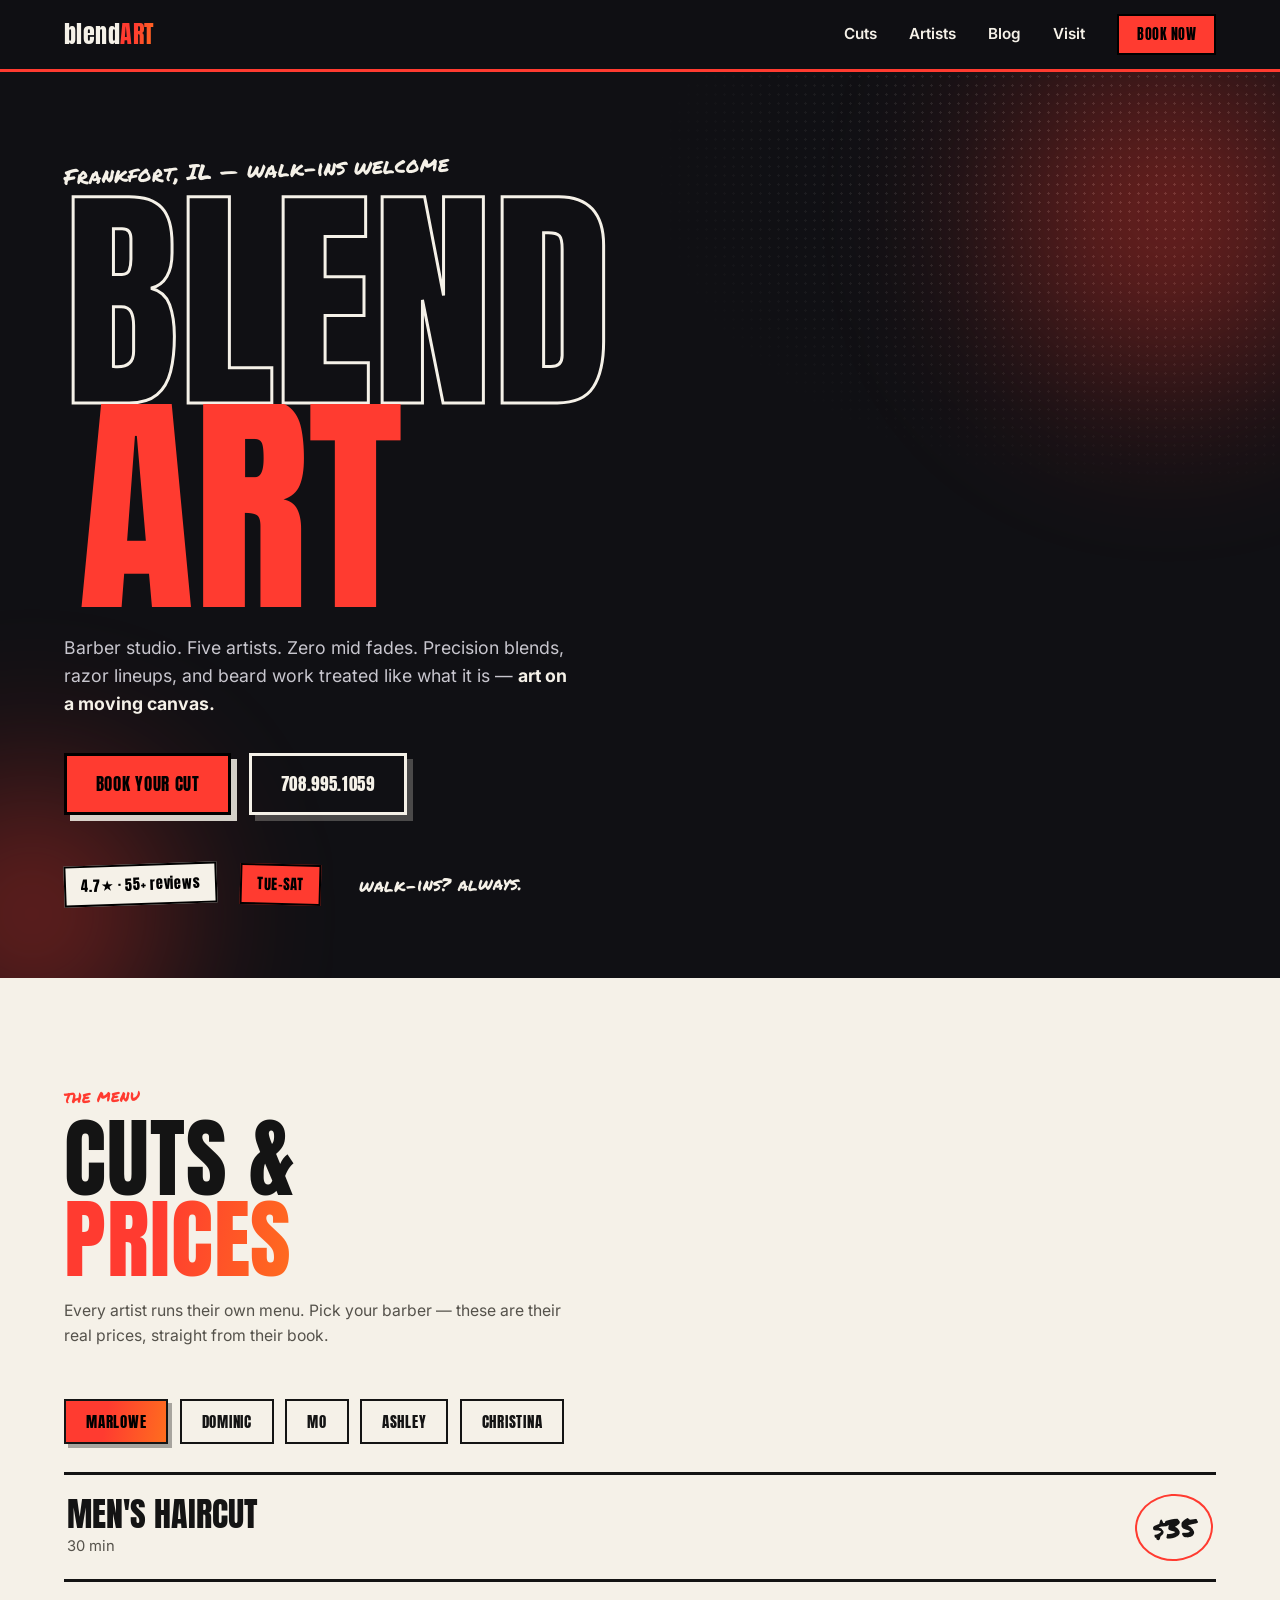
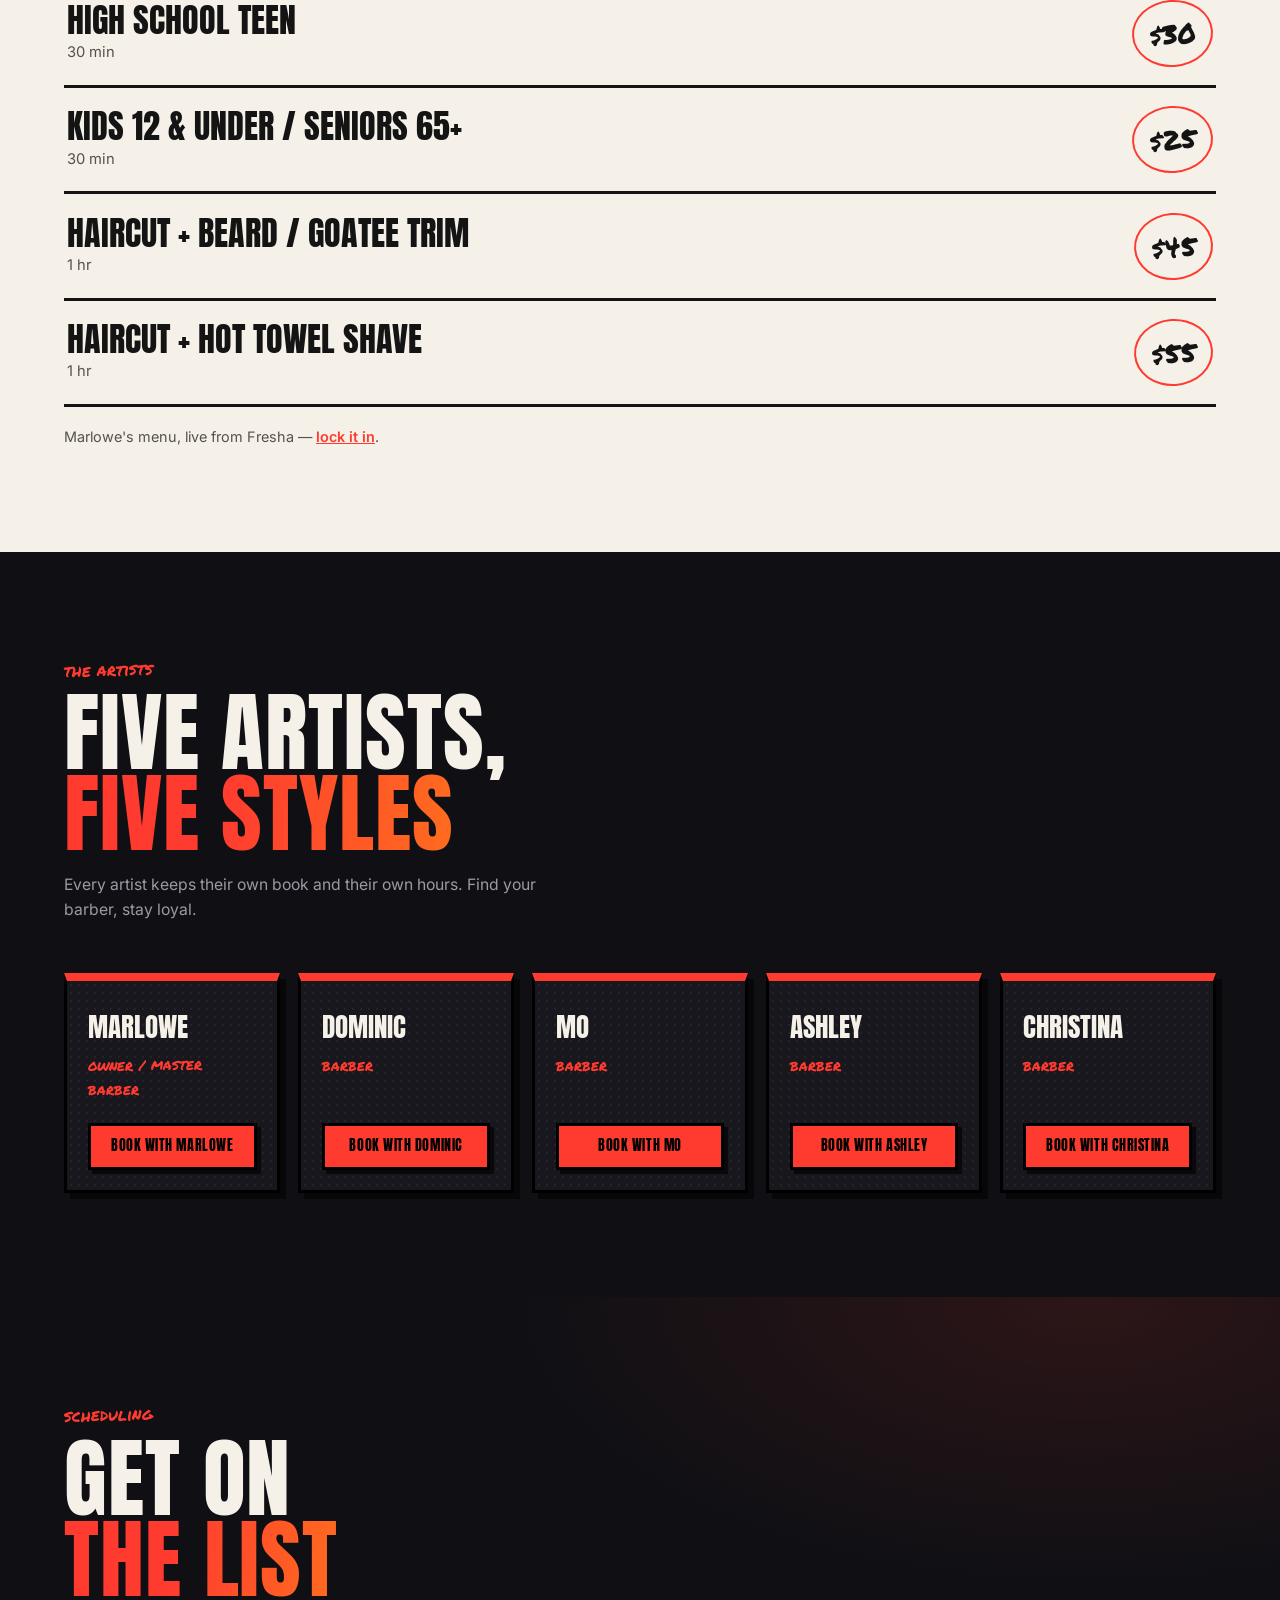
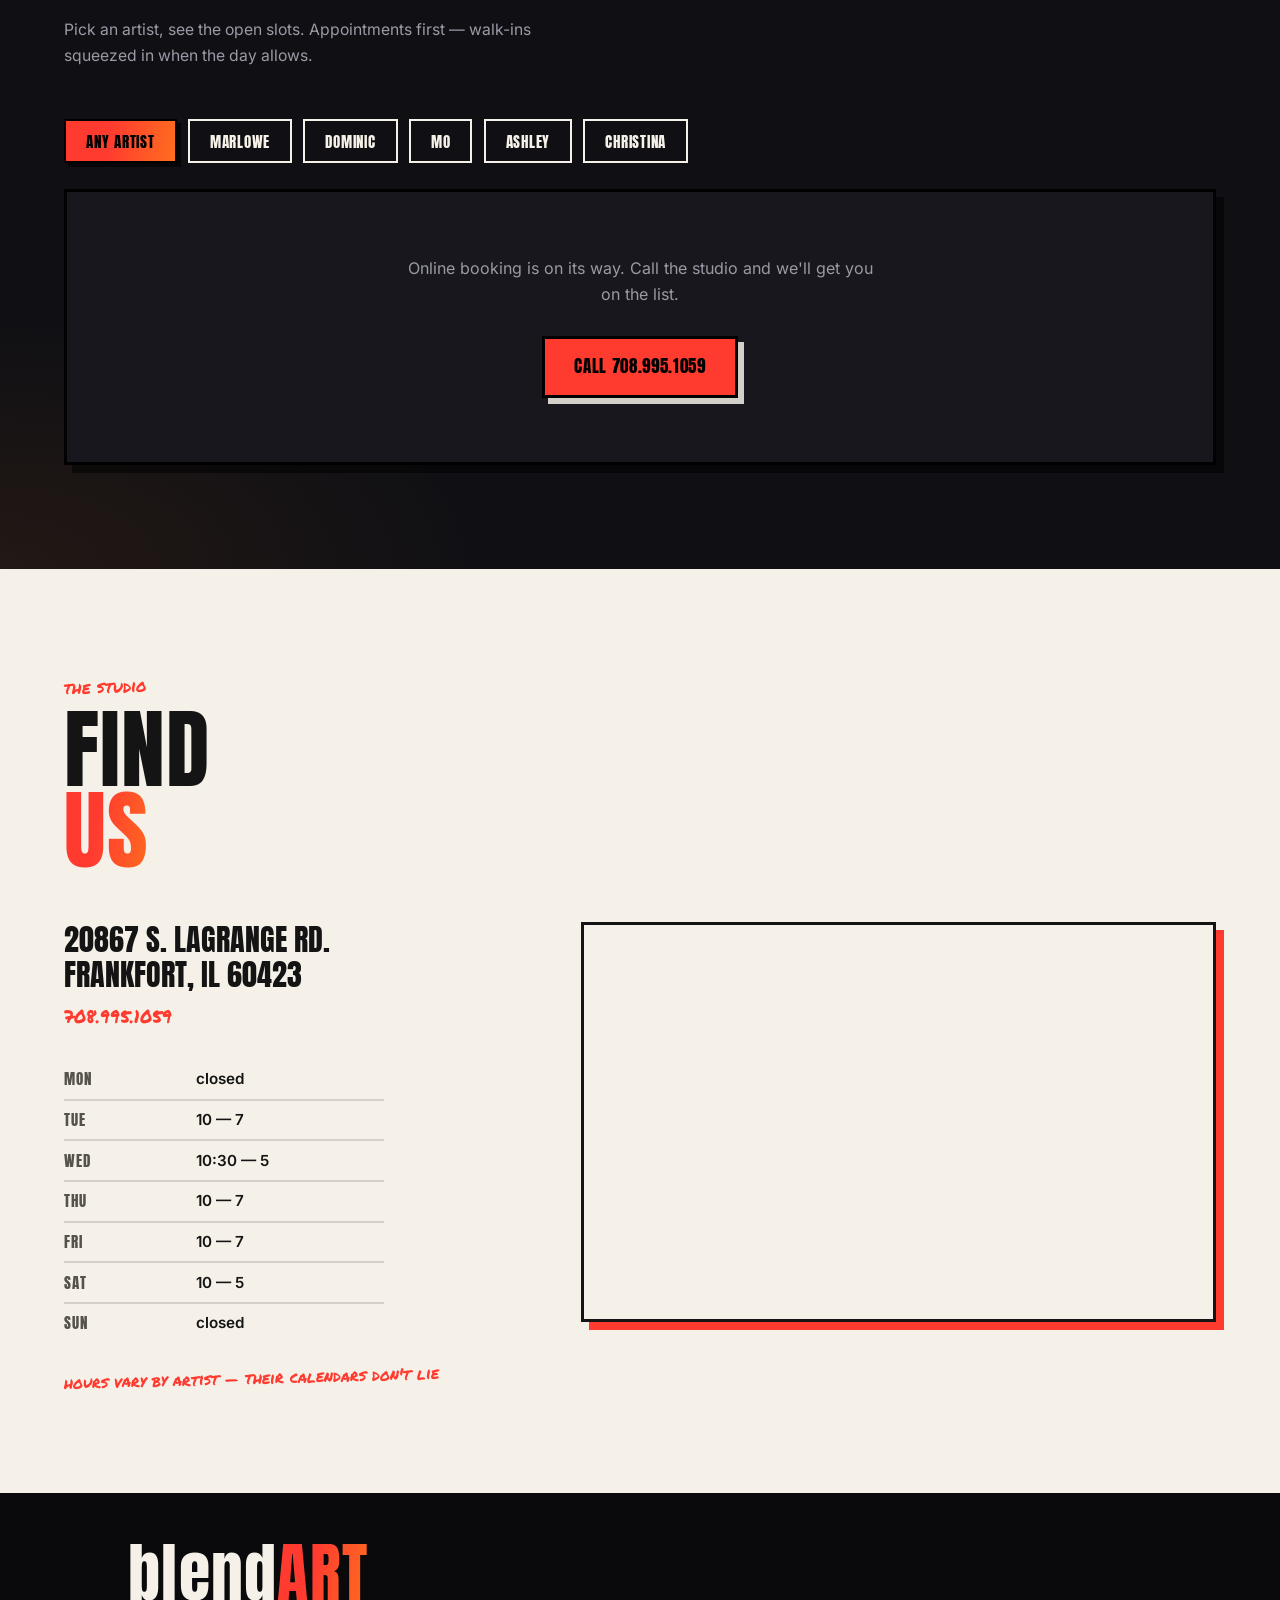
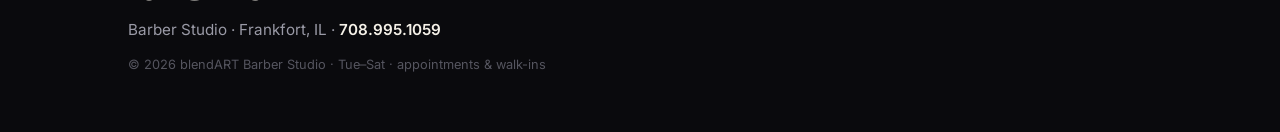
<file: index.html>
<!DOCTYPE html>
<html lang="en">
<head>
  <meta charset="UTF-8">
  <meta name="viewport" content="width=device-width, initial-scale=1.0">
  <title>blendART Barber Studio — Frankfort, IL</title>
  <meta name="description" content="blendART Barber Studio in Frankfort, Illinois. Loud fades, clean lineups, sculpted beards — five artists, one studio. Book online or walk in, Tue–Sat.">
  <link rel="preload" href="fonts/anton-latin.woff2" as="font" type="font/woff2" crossorigin>
  <link rel="preload" href="fonts/permanent-marker-latin.woff2" as="font" type="font/woff2" crossorigin>
  <link rel="preload" href="fonts/inter-latin.woff2" as="font" type="font/woff2" crossorigin>
  <link rel="stylesheet" href="styles.css">
  <link rel="icon" href="data:image/svg+xml,<svg xmlns='http://www.w3.org/2000/svg' viewBox='0 0 100 100'><text y='0.9em' font-size='90' font-family='Arial Black' fill='%23FF3D7F'>b</text></svg>">
</head>
<body>

  <a class="skip-link" href="#services">Skip to content</a>

  <header class="nav" id="top">
    <a class="wordmark" href="#top" aria-label="blendART Barber Studio — back to top">
      blend<span class="wm-grad">ART</span>
    </a>
    <button class="nav-toggle" id="nav-toggle" type="button"
            aria-label="Menu" aria-expanded="false" aria-controls="nav-menu">
      <span class="nav-bars" aria-hidden="true"></span>
    </button>

    <nav id="nav-menu" aria-label="Main">
      <a href="#services">Cuts</a>
      <a href="#artists">Artists</a>
      <a href="blog.html">Blog</a>
      <a href="#visit">Visit</a>
      <a class="btn btn-loud btn-small" href="#book">Book now</a>
    </nav>
  </header>

  <!-- ======================= HERO ======================= -->
  <section class="hero">
    <div class="hero-inner">
      <p class="marker hero-tag">Frankfort, IL — walk-ins welcome</p>
      <h1 class="hero-word">
        <span class="hw-outline">BLEND</span>
        <span class="hw-grad">ART</span>
      </h1>
      <p class="hero-sub">Barber studio. Five artists. Zero mid fades. Precision blends, razor lineups, and beard work treated like what it is — <strong>art on a moving canvas.</strong></p>
      <div class="hero-cta">
        <a class="btn btn-loud" href="#book">Book your cut</a>
        <a class="btn btn-outline" href="tel:+17089951059">708.995.1059</a>
      </div>
      <ul class="stickers" aria-label="Quick facts">
        <li class="sticker st-paper">4.7★ · 55+ reviews</li>
        <li class="sticker st-red">TUE–SAT</li>
        <li class="sticker st-marker marker">walk-ins? always.</li>
      </ul>
    </div>
    <div class="spray spray-a" aria-hidden="true"></div>
    <div class="spray spray-b" aria-hidden="true"></div>
  </section>


  <!-- ======================= SERVICES ======================= -->
  <section class="section section-paper" id="services">
    <div class="section-inner">
      <div class="section-head">
        <p class="marker eyebrow-marker">the menu</p>
        <h2>Cuts &amp;<br><span class="h2-grad">prices</span></h2>
        <p class="section-note">Every artist runs their own menu. Pick your barber — these are their real prices, straight from their book.</p>
      </div>

      <div class="menu-tabs" id="menu-tabs" role="tablist" aria-label="Choose an artist to see their menu">
        <!-- Tabs rendered by script.js from the BOOKING config -->
      </div>

      <ul class="menu" id="menu">
        <!-- Menu rendered by script.js from the selected artist's services -->
      </ul>

      <p class="menu-source" id="menu-source"></p>
    </div>
  </section>


  <!-- ======================= ARTISTS ======================= -->
  <section class="section" id="artists">
    <div class="section-inner">
      <div class="section-head">
        <p class="marker eyebrow-marker">the artists</p>
        <h2>Five artists,<br><span class="h2-grad">five styles</span></h2>
        <p class="section-note">Every artist keeps their own book and their own hours. Find your barber, stay loyal.</p>
      </div>

      <ul class="artist-grid" id="artist-grid">
        <!-- Cards rendered by script.js from the BOOKING config -->
      </ul>
    </div>
  </section>

  <!-- ======================= BOOKING ======================= -->
  <section class="section section-book" id="book">
    <div class="section-inner">
      <div class="section-head">
        <p class="marker eyebrow-marker">scheduling</p>
        <h2>Get on<br><span class="h2-grad">the list</span></h2>
        <p class="section-note">Pick an artist, see the open slots. Appointments first — walk-ins squeezed in when the day allows.</p>
      </div>

      <div class="book-tabs" id="book-tabs" role="tablist" aria-label="Choose an artist to book with">
        <!-- Tabs rendered by script.js -->
      </div>

      <div class="book-panel" id="book-panel">
        <!-- Google Calendar embed or external booking card, rendered by script.js -->
      </div>
    </div>
  </section>

  <!-- ======================= VISIT ======================= -->
  <section class="section section-paper" id="visit">
    <div class="section-inner">
      <div class="section-head">
        <p class="marker eyebrow-marker">the studio</p>
        <h2>Find<br><span class="h2-grad">us</span></h2>
      </div>

      <div class="visit-grid">
        <div class="visit-info">
          <address>
            <a href="https://maps.google.com/?q=20867+S.+LaGrange+Rd.+Frankfort,+IL+60423" target="_blank" rel="noopener">
              20867 S. LaGrange Rd.<br>Frankfort, IL 60423
            </a>
          </address>
          <p class="visit-phone"><a href="tel:+17089951059">708.995.1059</a></p>

          <table class="hours" aria-label="Studio hours">
            <tbody>
              <tr><th scope="row">Mon</th><td>closed</td></tr>
              <tr><th scope="row">Tue</th><td>10 — 7</td></tr>
              <tr><th scope="row">Wed</th><td>10:30 — 5</td></tr>
              <tr><th scope="row">Thu</th><td>10 — 7</td></tr>
              <tr><th scope="row">Fri</th><td>10 — 7</td></tr>
              <tr><th scope="row">Sat</th><td>10 — 5</td></tr>
              <tr><th scope="row">Sun</th><td>closed</td></tr>
            </tbody>
          </table>
          <p class="hours-note marker">hours vary by artist — their calendars don't lie</p>
        </div>

        <div class="visit-map">
          <iframe
            title="Map to blendART Barber Studio"
            src="https://maps.google.com/maps?q=20867%20S%20LaGrange%20Rd%2C%20Frankfort%2C%20IL%2060423&t=&z=14&ie=UTF8&iwloc=&output=embed"
            loading="lazy"
            referrerpolicy="no-referrer-when-downgrade"
            allowfullscreen>
          </iframe>
        </div>
      </div>
    </div>
  </section>

  <!-- ======================= FOOTER ======================= -->
  <footer class="footer">
    <div class="footer-inner">
      <a class="wordmark wordmark-big" href="#top">blend<span class="wm-grad">ART</span></a>
      <p class="footer-line">Barber Studio · Frankfort, IL · <a href="tel:+17089951059">708.995.1059</a></p>
      <p class="footer-fine">© <span id="year"></span> blendART Barber Studio · Tue–Sat · appointments &amp; walk-ins</p>
    </div>
  </footer>

  <script src="nav.js"></script>
  <script src="script.js"></script>
</body>
</html>
</file>
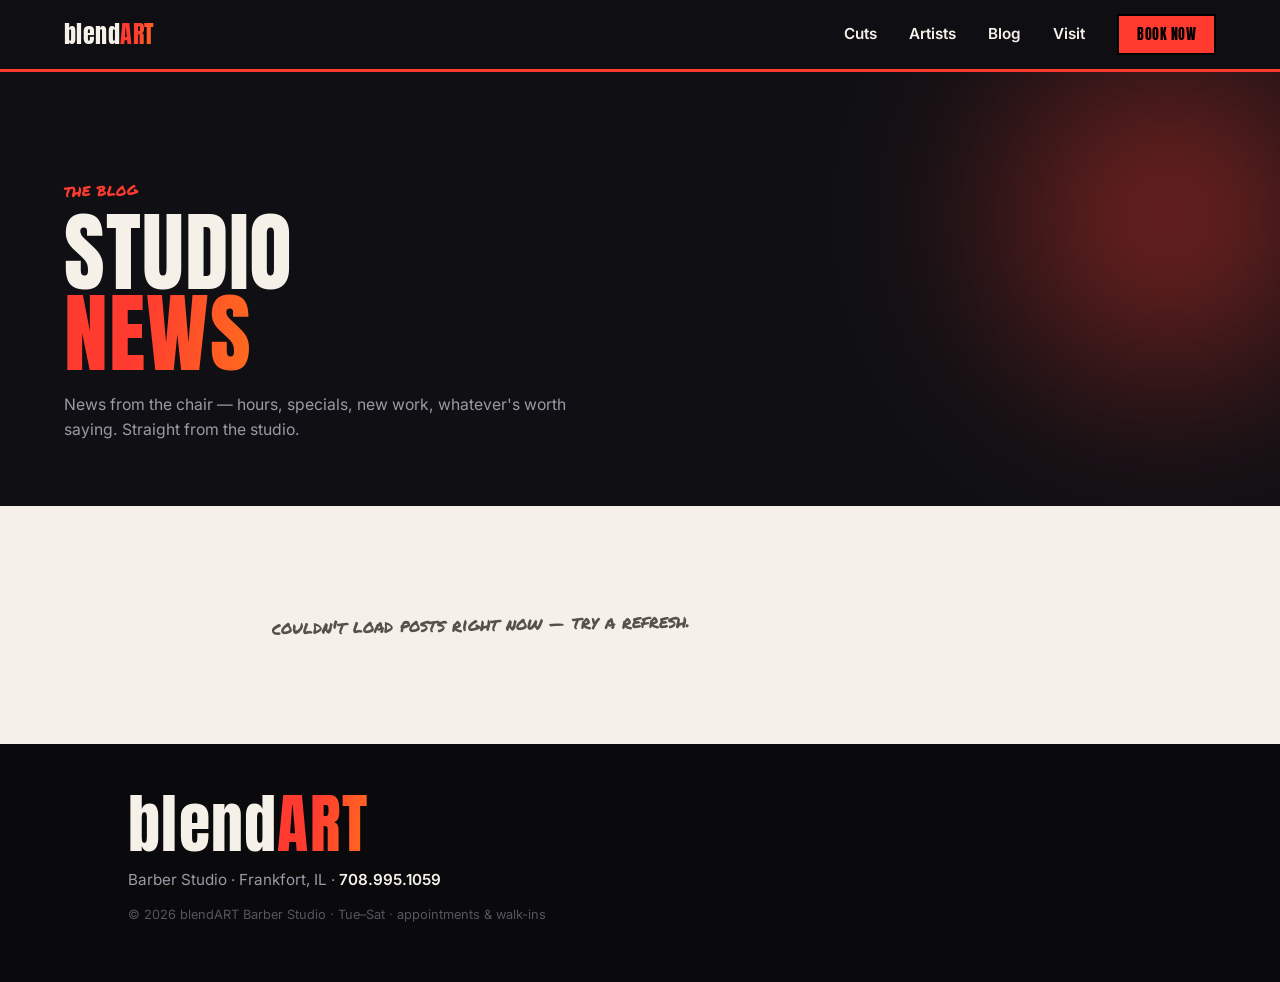
<file: blog.html>
<!DOCTYPE html>
<html lang="en">
<head>
  <meta charset="UTF-8">
  <meta name="viewport" content="width=device-width, initial-scale=1.0">
  <title>Studio News — blendART Barber Studio</title>
  <meta name="description" content="News and updates from blendART Barber Studio in Frankfort, Illinois — hours, specials, and fresh work.">

  <!-- Social share cards. Site-level on purpose: posts render client-side,
       so crawlers see this page, not a per-post card. -->
  <meta property="og:type" content="website">
  <meta property="og:site_name" content="blendART Barber Studio">
  <meta property="og:title" content="Studio News — blendART Barber Studio">
  <meta property="og:description" content="News from the chair — hours, specials, new work, straight from the studio.">
  <meta name="twitter:card" content="summary">
  <meta name="twitter:title" content="Studio News — blendART Barber Studio">
  <meta name="twitter:description" content="News from the chair — hours, specials, new work, straight from the studio.">

  <link rel="preload" href="fonts/anton-latin.woff2" as="font" type="font/woff2" crossorigin>
  <link rel="preload" href="fonts/permanent-marker-latin.woff2" as="font" type="font/woff2" crossorigin>
  <link rel="preload" href="fonts/inter-latin.woff2" as="font" type="font/woff2" crossorigin>
  <link rel="stylesheet" href="styles.css">
  <link rel="icon" href="data:image/svg+xml,<svg xmlns='http://www.w3.org/2000/svg' viewBox='0 0 100 100'><text y='0.9em' font-size='90' font-family='Arial Black' fill='%23FF3D7F'>b</text></svg>">
</head>
<body>

  <a class="skip-link" href="#posts">Skip to content</a>

  <header class="nav" id="top">
    <a class="wordmark" href="index.html" aria-label="blendART Barber Studio — home">
      blend<span class="wm-grad">ART</span>
    </a>
    <button class="nav-toggle" id="nav-toggle" type="button"
            aria-label="Menu" aria-expanded="false" aria-controls="nav-menu">
      <span class="nav-bars" aria-hidden="true"></span>
    </button>

    <nav id="nav-menu" aria-label="Main">
      <a href="index.html#services">Cuts</a>
      <a href="index.html#artists">Artists</a>
      <a href="blog.html" aria-current="page">Blog</a>
      <a href="index.html#visit">Visit</a>
      <a class="btn btn-loud btn-small" href="index.html#book">Book now</a>
    </nav>
  </header>

  <!-- ======================= HEAD ======================= -->
  <section class="section blog-head">
    <div class="section-inner">
      <div class="section-head">
        <p class="marker eyebrow-marker">the blog</p>
        <h2>Studio<br><span class="h2-grad">news</span></h2>
        <p class="section-note">News from the chair — hours, specials, new work, whatever's worth saying. Straight from the studio.</p>
      </div>
    </div>
    <div class="spray spray-a" aria-hidden="true"></div>
  </section>

  <!-- ======================= POSTS ======================= -->
  <section class="section section-paper" id="posts">
    <div class="section-inner blog-inner">
      <!-- List, single post, or empty/error state — rendered by blog.js -->
      <p class="blog-state marker" id="blog-state">loading…</p>
      <div id="blog-content"></div>
    </div>
  </section>

  <!-- ======================= FOOTER ======================= -->
  <footer class="footer">
    <div class="footer-inner">
      <a class="wordmark wordmark-big" href="index.html">blend<span class="wm-grad">ART</span></a>
      <p class="footer-line">Barber Studio · Frankfort, IL · <a href="tel:+17089951059">708.995.1059</a></p>
      <p class="footer-fine">© <span id="year"></span> blendART Barber Studio · Tue–Sat · appointments &amp; walk-ins</p>
    </div>
  </footer>

  <script src="nav.js"></script>
  <script src="blog.js"></script>
</body>
</html>
</file>
<file: styles.css>
/* ============================================================
   blendART Barber Studio — bold & loud
   Street-poster energy: asphalt black, red→orange blend,
   Anton display + Permanent Marker annotations + Inter body.
   Fonts are self-hosted (see /fonts) so text paints instantly.
   ============================================================ */

@font-face {
  font-family: "Anton";
  font-style: normal;
  font-weight: 400;
  font-display: swap;
  src: url("fonts/anton-latin.woff2") format("woff2");
}
@font-face {
  font-family: "Permanent Marker";
  font-style: normal;
  font-weight: 400;
  font-display: swap;
  src: url("fonts/permanent-marker-latin.woff2") format("woff2");
}
@font-face {
  font-family: "Inter";
  font-style: normal;
  font-weight: 400 700;
  font-display: swap;
  src: url("fonts/inter-latin.woff2") format("woff2");
}

:root {
  --asphalt: #101014;
  --panel: #17171D;
  --paper: #F5F1E8;
  --ink: #141414;
  --red: #FF3B30;
  --orange: #FF7A1A;
  --grad: linear-gradient(100deg, var(--red) 40%, var(--orange) 115%);
  --grey: #9A9AA6;

  --font-display: "Anton", "Arial Black", sans-serif;
  --font-marker: "Permanent Marker", cursive;
  --font-body: "Inter", system-ui, sans-serif;

  --pad-x: clamp(1.25rem, 5vw, 4.5rem);
  --max-w: 72rem;
}

* { margin: 0; padding: 0; box-sizing: border-box; }

html { scroll-behavior: smooth; scroll-padding-top: 5rem; }

body {
  font-family: var(--font-body);
  color: var(--paper);
  background: var(--asphalt);
  line-height: 1.6;
  -webkit-font-smoothing: antialiased;
  overflow-x: hidden;
}

img { max-width: 100%; display: block; }
a { color: inherit; }

:focus-visible {
  outline: 3px solid var(--orange);
  outline-offset: 3px;
}

.skip-link {
  position: absolute;
  left: -999px; top: 0;
  background: var(--red);
  color: #000;
  font-weight: 700;
  padding: 0.6rem 1rem;
  z-index: 100;
}
.skip-link:focus { left: 0.5rem; top: 0.5rem; }

.marker { font-family: var(--font-marker); }

/* ---------- display type ---------- */

h2 {
  font-family: var(--font-display);
  font-weight: 400;
  font-size: clamp(3rem, 8vw, 5.5rem);
  line-height: 0.92;
  text-transform: uppercase;
  letter-spacing: 0.01em;
}

.h2-grad {
  background: var(--grad);
  -webkit-background-clip: text;
  background-clip: text;
  color: transparent;
}

.eyebrow-marker {
  color: var(--red);
  font-size: 1.05rem;
  margin-bottom: 0.6rem;
  transform: rotate(-1.5deg);
  display: inline-block;
}

.section-note {
  margin-top: 1.1rem;
  color: var(--grey);
  max-width: 32rem;
  font-size: 0.98rem;
}
.section-paper .section-note { color: #55524B; }

/* ---------- buttons ---------- */

.btn {
  display: inline-block;
  font-family: var(--font-display);
  font-size: 1.05rem;
  letter-spacing: 0.04em;
  text-transform: uppercase;
  text-decoration: none;
  padding: 0.9rem 1.8rem;
  border: 3px solid #000;
  color: #000;
  transition: transform 120ms ease, box-shadow 120ms ease;
  cursor: pointer;
}
.btn-loud {
  background: var(--red);
  box-shadow: 6px 6px 0 rgba(245, 241, 232, 0.85);
}
.btn-loud:hover {
  transform: translate(-2px, -2px);
  box-shadow: 9px 9px 0 rgba(245, 241, 232, 0.85);
}
.btn-outline {
  background: transparent;
  border-color: var(--paper);
  color: var(--paper);
  box-shadow: 6px 6px 0 rgba(245, 241, 232, 0.25);
}
.btn-outline:hover {
  background: var(--paper);
  color: #000;
}
.section-paper .btn-outline {
  border-color: var(--ink);
  color: var(--ink);
  box-shadow: 6px 6px 0 rgba(20, 20, 20, 0.2);
}
.btn-small {
  font-size: 0.85rem;
  padding: 0.5rem 1.1rem;
  border-width: 2px;
  box-shadow: none;
}

/* ---------- nav ---------- */

.nav {
  position: sticky;
  top: 0;
  z-index: 50;
  display: flex;
  align-items: center;
  justify-content: space-between;
  gap: 1rem;
  padding: 0.85rem var(--pad-x);
  background: rgba(16, 16, 20, 0.92);
  backdrop-filter: blur(8px);
  border-bottom: 3px solid var(--red);
}

.nav nav {
  display: flex;
  align-items: center;
  gap: clamp(0.9rem, 2.5vw, 2rem);
}
.nav nav > a:not(.btn) {
  text-decoration: none;
  font-weight: 600;
  font-size: 0.95rem;
  color: var(--paper);
}
.nav nav > a:not(.btn):hover { color: var(--red); }

/* hamburger — hidden until the links collapse (see responsive) */
.nav-toggle {
  display: none;
  background: none;
  border: 2.5px solid var(--paper);
  color: var(--paper);
  padding: 0.55rem 0.6rem;
  line-height: 0;
  cursor: pointer;
}
.nav-toggle:hover { border-color: var(--red); color: var(--red); }

.nav-bars {
  position: relative;
  display: block;
  width: 22px;
  height: 3px;
  background: currentColor;
}
.nav-bars::before,
.nav-bars::after {
  content: "";
  position: absolute;
  left: 0;
  width: 100%;
  height: 3px;
  background: currentColor;
  transition: transform 160ms ease;
}
.nav-bars::before { top: -7px; }
.nav-bars::after { top: 7px; }

/* open — bars fold into an X */
.nav-toggle[aria-expanded="true"] .nav-bars { background: transparent; }
.nav-toggle[aria-expanded="true"] .nav-bars::before {
  transform: translateY(7px) rotate(45deg);
}
.nav-toggle[aria-expanded="true"] .nav-bars::after {
  transform: translateY(-7px) rotate(-45deg);
}

.wordmark {
  font-family: var(--font-display);
  font-size: 1.5rem;
  text-decoration: none;
  letter-spacing: 0.02em;
  color: var(--paper);
  line-height: 1;
}
.wm-grad {
  background: var(--grad);
  -webkit-background-clip: text;
  background-clip: text;
  color: transparent;
}
.wordmark-big { font-size: clamp(2.5rem, 6vw, 4rem); }

/* ---------- hero ---------- */

.hero {
  position: relative;
  overflow: hidden;
  padding: clamp(3.5rem, 9vh, 6.5rem) var(--pad-x) clamp(3.5rem, 8vh, 6rem);
}

/* manga screentone shading, fading out like a fade */
.hero::before {
  content: "";
  position: absolute;
  inset: 0;
  background-image: radial-gradient(circle, rgba(245, 241, 232, 0.4) 1.2px, transparent 1.3px);
  background-size: 9px 9px;
  -webkit-mask-image: radial-gradient(45rem 28rem at 90% 12%, black, transparent 70%);
  mask-image: radial-gradient(45rem 28rem at 90% 12%, black, transparent 70%);
  opacity: 0.45;
  z-index: 1;
  pointer-events: none;
}

.hero-inner {
  position: relative;
  max-width: var(--max-w);
  margin: 0 auto;
  z-index: 2;
}

.hero-tag {
  color: var(--paper);
  font-size: clamp(1rem, 2.2vw, 1.35rem);
  transform: rotate(-2deg);
  display: inline-block;
  margin-bottom: 0.8rem;
}

.hero-word {
  font-family: var(--font-display);
  font-weight: 400;
  font-size: clamp(4.5rem, 19vw, 15rem);
  line-height: 0.85;
  text-transform: uppercase;
  display: flex;
  flex-direction: column;
  user-select: none;
}

.hw-outline {
  color: transparent;
  -webkit-text-stroke: 3px var(--paper);
}

.hw-grad {
  background: var(--grad);
  -webkit-background-clip: text;
  background-clip: text;
  color: transparent;
  margin-left: 0.06em;
}

.hero-sub {
  margin-top: 1.6rem;
  max-width: 32rem;
  font-size: 1.1rem;
  color: #C8C6CE;
}
.hero-sub strong { color: var(--paper); }

.hero-cta {
  margin-top: 2.2rem;
  display: flex;
  flex-wrap: wrap;
  gap: 1.1rem;
}

/* stickers */
.stickers {
  list-style: none;
  display: flex;
  flex-wrap: wrap;
  align-items: center;
  gap: 1rem 1.4rem;
  margin-top: 3rem;
}
.sticker {
  font-family: var(--font-display);
  font-size: 0.9rem;
  letter-spacing: 0.05em;
  padding: 0.45rem 0.95rem;
  border: 2.5px solid #000;
  color: #000;
}
.st-paper { background: var(--paper); transform: rotate(-2deg); }
.st-red { background: var(--red); transform: rotate(1.5deg); }
.st-marker {
  font-family: var(--font-marker);
  border: none;
  color: var(--paper);
  font-size: 1.1rem;
  transform: rotate(-1deg);
  letter-spacing: 0;
}

/* spray blobs */
.spray {
  position: absolute;
  border-radius: 50%;
  filter: blur(70px);
  opacity: 0.5;
  z-index: 1;
  pointer-events: none;
}
.spray-a {
  width: 34rem; height: 34rem;
  right: -10rem; top: -8rem;
  background: radial-gradient(circle, var(--red), transparent 65%);
}
.spray-b {
  width: 28rem; height: 28rem;
  left: -12rem; bottom: -10rem;
  background: radial-gradient(circle, var(--red), transparent 65%);
}

/* ---------- sections ---------- */

.section { padding: clamp(3.5rem, 9vw, 6.5rem) var(--pad-x); }
.section-inner { max-width: var(--max-w); margin: 0 auto; }
.section-head { margin-bottom: clamp(2rem, 5vw, 3.2rem); }

.section-paper {
  background: var(--paper);
  color: var(--ink);
}

/* ---------- services menu ---------- */

.menu-tabs {
  display: flex;
  flex-wrap: wrap;
  gap: 0.7rem;
  margin-bottom: 1.8rem;
}

.menu-tab {
  font-family: var(--font-display);
  font-size: 0.95rem;
  letter-spacing: 0.05em;
  text-transform: uppercase;
  padding: 0.55rem 1.25rem;
  border: 2.5px solid var(--ink);
  background: transparent;
  color: var(--ink);
  cursor: pointer;
  transition: transform 120ms ease;
}
.menu-tab:hover { transform: translateY(-2px); }
.menu-tab[aria-selected="true"] {
  background: var(--grad);
  border-color: var(--ink);
  color: #000;
  box-shadow: 4px 4px 0 rgba(20, 20, 20, 0.35);
}

.menu { list-style: none; }

.menu-item-empty { gap: 2rem; }
.menu-item-empty .btn { white-space: nowrap; }

.menu-source {
  margin-top: 1.1rem;
  font-size: 0.9rem;
  color: #55524B;
}
.menu-source a { color: var(--red); font-weight: 600; }

.menu-item {
  display: flex;
  align-items: center;
  justify-content: space-between;
  gap: 1.5rem;
  padding: 1.15rem 0.2rem;
  border-bottom: 3px solid var(--ink);
}
.menu-item:first-child { border-top: 3px solid var(--ink); }

.menu-name h3 {
  font-family: var(--font-display);
  font-weight: 400;
  font-size: clamp(1.4rem, 3.2vw, 2.1rem);
  text-transform: uppercase;
  line-height: 1.05;
}
.menu-name p {
  color: #55524B;
  font-size: 0.92rem;
  margin-top: 0.25rem;
}

.menu-price {
  font-size: clamp(1.25rem, 2.5vw, 1.7rem);
  color: var(--ink);
  white-space: nowrap;
  border: 2.5px solid var(--red);
  border-radius: 50%;
  padding: 0.35em 0.55em;
  transform: rotate(-4deg);
}

/* ---------- artists ---------- */

.artist-grid {
  list-style: none;
  display: grid;
  grid-template-columns: repeat(auto-fit, minmax(210px, 1fr));
  gap: 1.1rem;
}

.artist-card {
  --ac: var(--red);
  background:
    radial-gradient(circle, rgba(245, 241, 232, 0.055) 1px, transparent 1.1px) 0 0 / 8px 8px,
    var(--panel);
  border: 3px solid #000;
  border-top: 8px solid var(--ac);
  box-shadow: 6px 6px 0 rgba(0, 0, 0, 0.55);
  padding: 1.5rem 1.3rem 1.3rem;
  display: flex;
  flex-direction: column;
  transition: transform 140ms ease;
}
.artist-card:hover { transform: translateY(-4px) rotate(-0.5deg); }

.artist-card h3 {
  font-family: var(--font-display);
  font-weight: 400;
  font-size: 1.7rem;
  text-transform: uppercase;
  color: var(--paper);
}

.artist-role {
  font-family: var(--font-marker);
  font-size: 0.95rem;
  color: var(--ac);
  margin: 0.2rem 0 1.4rem;
  transform: rotate(-1deg);
}

.artist-card .btn {
  margin-top: auto;
  text-align: center;
  font-size: 0.85rem;
  padding: 0.6rem 0.9rem;
  background: var(--ac);
  box-shadow: 4px 4px 0 rgba(0, 0, 0, 0.6);
}
.artist-card .btn:hover {
  transform: translate(-2px, -2px);
  box-shadow: 6px 6px 0 rgba(0, 0, 0, 0.6);
}

/* ---------- booking ---------- */

.section-book {
  background:
    radial-gradient(60rem 30rem at 85% 0%, rgba(255, 59, 48, 0.12), transparent 60%),
    radial-gradient(50rem 26rem at 0% 100%, rgba(255, 122, 26, 0.08), transparent 60%),
    var(--asphalt);
}

.book-tabs {
  display: flex;
  flex-wrap: wrap;
  gap: 0.7rem;
  margin-bottom: 1.6rem;
}

.book-tab {
  font-family: var(--font-display);
  font-size: 0.95rem;
  letter-spacing: 0.05em;
  text-transform: uppercase;
  padding: 0.55rem 1.25rem;
  border: 2.5px solid var(--paper);
  background: transparent;
  color: var(--paper);
  cursor: pointer;
  transition: transform 120ms ease;
}
.book-tab:hover { transform: translateY(-2px); }
.book-tab[aria-selected="true"] {
  background: var(--grad);
  border-color: #000;
  color: #000;
  box-shadow: 4px 4px 0 rgba(0, 0, 0, 0.6);
}

.book-panel {
  border: 3px solid #000;
  box-shadow: 8px 8px 0 rgba(0, 0, 0, 0.55);
  background: var(--panel);
}

.book-panel iframe {
  display: block;
  width: 100%;
  height: min(70vh, 640px);
  border: 0;
  background: #fff;
}

.book-external {
  padding: clamp(2.5rem, 7vw, 4rem);
  text-align: center;
}
.book-external p {
  color: var(--grey);
  max-width: 30rem;
  margin: 0 auto 1.8rem;
}

/* ---------- visit ---------- */

.visit-grid {
  display: grid;
  grid-template-columns: minmax(16rem, 1fr) 1.4fr;
  gap: clamp(2rem, 5vw, 4rem);
  align-items: start;
}

.visit-info address {
  font-style: normal;
  font-family: var(--font-display);
  font-size: clamp(1.4rem, 3vw, 1.9rem);
  text-transform: uppercase;
  line-height: 1.15;
}
.visit-info address a { text-decoration: none; }
.visit-info address a:hover { color: var(--red); }

.visit-phone { margin-top: 0.6rem; }
.visit-phone a {
  font-family: var(--font-marker);
  font-size: 1.15rem;
  color: var(--red);
  text-decoration: none;
}
.visit-phone a:hover { text-decoration: underline; }

.hours {
  margin-top: 1.8rem;
  border-collapse: collapse;
  width: 100%;
  max-width: 20rem;
  font-weight: 600;
  font-size: 0.95rem;
}
.hours th {
  text-align: left;
  font-family: var(--font-display);
  font-weight: 400;
  text-transform: uppercase;
  letter-spacing: 0.05em;
  color: #55524B;
  padding: 0.45rem 1.5rem 0.45rem 0;
}
.hours td { padding: 0.45rem 0; }
.hours tr:not(:last-child) th,
.hours tr:not(:last-child) td { border-bottom: 2px solid rgba(20, 20, 20, 0.15); }

.hours-note {
  margin-top: 1.3rem;
  font-size: 1rem;
  color: var(--red);
  transform: rotate(-1.5deg);
}

.visit-map iframe {
  width: 100%;
  height: 100%;
  min-height: 400px;
  border: 3px solid var(--ink);
  box-shadow: 8px 8px 0 var(--red);
}

/* ---------- footer ---------- */

.footer { background: #0A0A0D; }

.footer-inner {
  max-width: var(--max-w);
  margin: 0 auto;
  padding: 3rem var(--pad-x) 3.5rem;
  display: flex;
  flex-direction: column;
  gap: 0.8rem;
}

.footer-line { color: var(--grey); font-size: 0.95rem; }
.footer-line a { color: var(--paper); text-decoration: none; font-weight: 600; }
.footer-line a:hover { color: var(--red); }

.footer-fine {
  font-size: 0.8rem;
  color: #55555F;
}

/* ---------- responsive ---------- */

@media (max-width: 760px) {
  .nav-toggle { display: block; }

  /* links drop out of the bar into a panel under it */
  .nav nav {
    position: absolute;
    top: 100%;
    left: 0;
    right: 0;
    flex-direction: column;
    align-items: stretch;
    gap: 0;
    padding: 0.25rem var(--pad-x) 1.25rem;
    background: rgba(16, 16, 20, 0.97);
    backdrop-filter: blur(8px);
    border-bottom: 3px solid var(--red);
    opacity: 0;
    visibility: hidden;
    transform: translateY(-10px);
    transition: opacity 160ms ease, transform 160ms ease, visibility 160ms;
  }
  .nav nav.open {
    opacity: 1;
    visibility: visible;
    transform: none;
  }

  .nav nav > a:not(.btn) {
    font-family: var(--font-display);
    font-weight: 400;
    font-size: 1.3rem;
    text-transform: uppercase;
    letter-spacing: 0.03em;
    padding: 0.85rem 0;
    border-bottom: 2px solid rgba(245, 241, 232, 0.15);
  }
  .nav nav > a[aria-current="page"] { color: var(--red); }
  .nav nav > .btn { margin-top: 1.1rem; text-align: center; }

  .visit-grid { grid-template-columns: 1fr; }
  .visit-map iframe { min-height: 300px; }
  .menu-item { align-items: center; gap: 1rem; }
  .btn-loud, .btn-outline { width: 100%; text-align: center; }
  .hero-cta { flex-direction: column; }
}

@media (prefers-reduced-motion: reduce) {
  html { scroll-behavior: auto; }
  * { animation: none !important; transition: none !important; }
}

/* ---------- blog (blog.html) ---------- */

.blog-head {
  position: relative;
  overflow: hidden;
  padding-bottom: clamp(2.5rem, 6vw, 4rem);
}
.blog-head .section-head { margin-bottom: 0; }

.blog-inner { max-width: 46rem; }

.blog-state {
  color: #55524B;
  font-size: 1.15rem;
  transform: rotate(-1deg);
  display: inline-block;
}

/* list view — poster-style rows, same bones as the menu */
.post-card {
  padding: 2rem 0.2rem;
  border-bottom: 3px solid var(--ink);
}
.post-card:first-child { padding-top: 0.5rem; }
.post-card:last-child { border-bottom: none; }

.post-date {
  color: var(--red);
  font-size: 1rem;
  transform: rotate(-1.5deg);
  display: inline-block;
  margin-bottom: 0.5rem;
}

.post-title {
  font-family: var(--font-display);
  font-weight: 400;
  font-size: clamp(1.7rem, 4.5vw, 2.6rem);
  line-height: 1.02;
  text-transform: uppercase;
}
.post-title a { text-decoration: none; color: var(--ink); }
.post-title a:hover {
  background: var(--grad);
  -webkit-background-clip: text;
  background-clip: text;
  color: transparent;
}

.post-excerpt {
  margin: 0.8rem 0 1.2rem;
  color: #55524B;
  max-width: 38rem;
}

/* single post view */
.post-heading {
  font-family: var(--font-display);
  font-weight: 400;
  font-size: clamp(2.4rem, 7vw, 4.2rem);
  line-height: 0.95;
  text-transform: uppercase;
  margin-bottom: 1.6rem;
}

.post-body {
  font-size: 1.05rem;
  line-height: 1.75;
  color: var(--ink);
}
.post-body h2 {
  font-size: clamp(1.5rem, 3.5vw, 2rem);
  line-height: 1.05;
  margin: 2.2rem 0 0.8rem;
}
.post-body h3 {
  font-family: var(--font-display);
  font-weight: 400;
  font-size: clamp(1.15rem, 2.8vw, 1.5rem);
  text-transform: uppercase;
  margin: 1.8rem 0 0.6rem;
}
.post-body p { margin-bottom: 1.1rem; }
.post-body ul, .post-body ol { margin: 0 0 1.1rem 1.4rem; }
.post-body li { margin-bottom: 0.35rem; }
.post-body a { color: var(--red); font-weight: 600; }
.post-body blockquote {
  border-left: 5px solid var(--red);
  padding: 0.2rem 0 0.2rem 1.1rem;
  margin: 0 0 1.1rem;
  font-family: var(--font-marker);
  font-size: 1.15rem;
  color: #3B3934;
}
.post-body blockquote p { margin: 0; }
.post-body strong { color: #000; }

.post-back { margin-top: 2rem; }

/* share row — under the post body */
.share-row {
  display: flex;
  align-items: center;
  flex-wrap: wrap;
  gap: 0.7rem;
  margin-top: 2.2rem;
  padding-top: 1.4rem;
  border-top: 3px solid var(--ink);
}
.share-label {
  color: var(--red);
  font-size: 1.05rem;
  transform: rotate(-1.5deg);
  display: inline-block;
  margin-right: 0.3rem;
}

/* comments */
.comments { margin-top: 2.6rem; }

.comments-title {
  font-family: var(--font-display);
  font-weight: 400;
  font-size: clamp(1.5rem, 3.5vw, 2rem);
  text-transform: uppercase;
  margin-bottom: 1.2rem;
}

.comment {
  padding: 1rem 0;
  border-bottom: 3px solid var(--ink);
}
.comment:last-child { border-bottom: none; }

.comment-who { margin-bottom: 0.3rem; }
.comment-who strong { text-transform: uppercase; letter-spacing: 0.02em; }
.comment-when {
  font-family: var(--font-marker);
  color: var(--red);
  font-size: 0.9rem;
  margin-left: 0.5rem;
}
.comment-text {
  color: #3B3934;
  line-height: 1.65;
  white-space: pre-wrap;
  overflow-wrap: anywhere;
}

.comment-empty {
  color: #55524B;
  font-size: 1.1rem;
  transform: rotate(-1deg);
  display: inline-block;
}

/* the form */
.comment-form {
  margin-top: 1.6rem;
  display: flex;
  flex-direction: column;
  gap: 0.9rem;
  align-items: flex-start;
}
.comment-label {
  display: flex;
  flex-direction: column;
  gap: 0.35rem;
  width: 100%;
  font-family: var(--font-display);
  font-weight: 400;
  text-transform: uppercase;
  letter-spacing: 0.04em;
  font-size: 0.95rem;
}
.comment-label input,
.comment-label textarea {
  font-family: var(--font-body);
  font-size: 1rem;
  color: var(--ink);
  background: var(--paper);
  border: 2.5px solid var(--ink);
  padding: 0.65rem 0.8rem;
  width: 100%;
  resize: vertical;
}
.comment-label input:focus,
.comment-label textarea:focus {
  outline: none;
  box-shadow: 4px 4px 0 var(--red);
}
.comment-msg {
  color: var(--red);
  font-size: 1rem;
  min-height: 1.4em;
  transform: rotate(-1deg);
}

/* honeypot — off-screen for humans, present for bots */
.hp-field {
  position: absolute;
  left: -9999px;
  width: 1px;
  height: 1px;
  opacity: 0;
}
</file>
